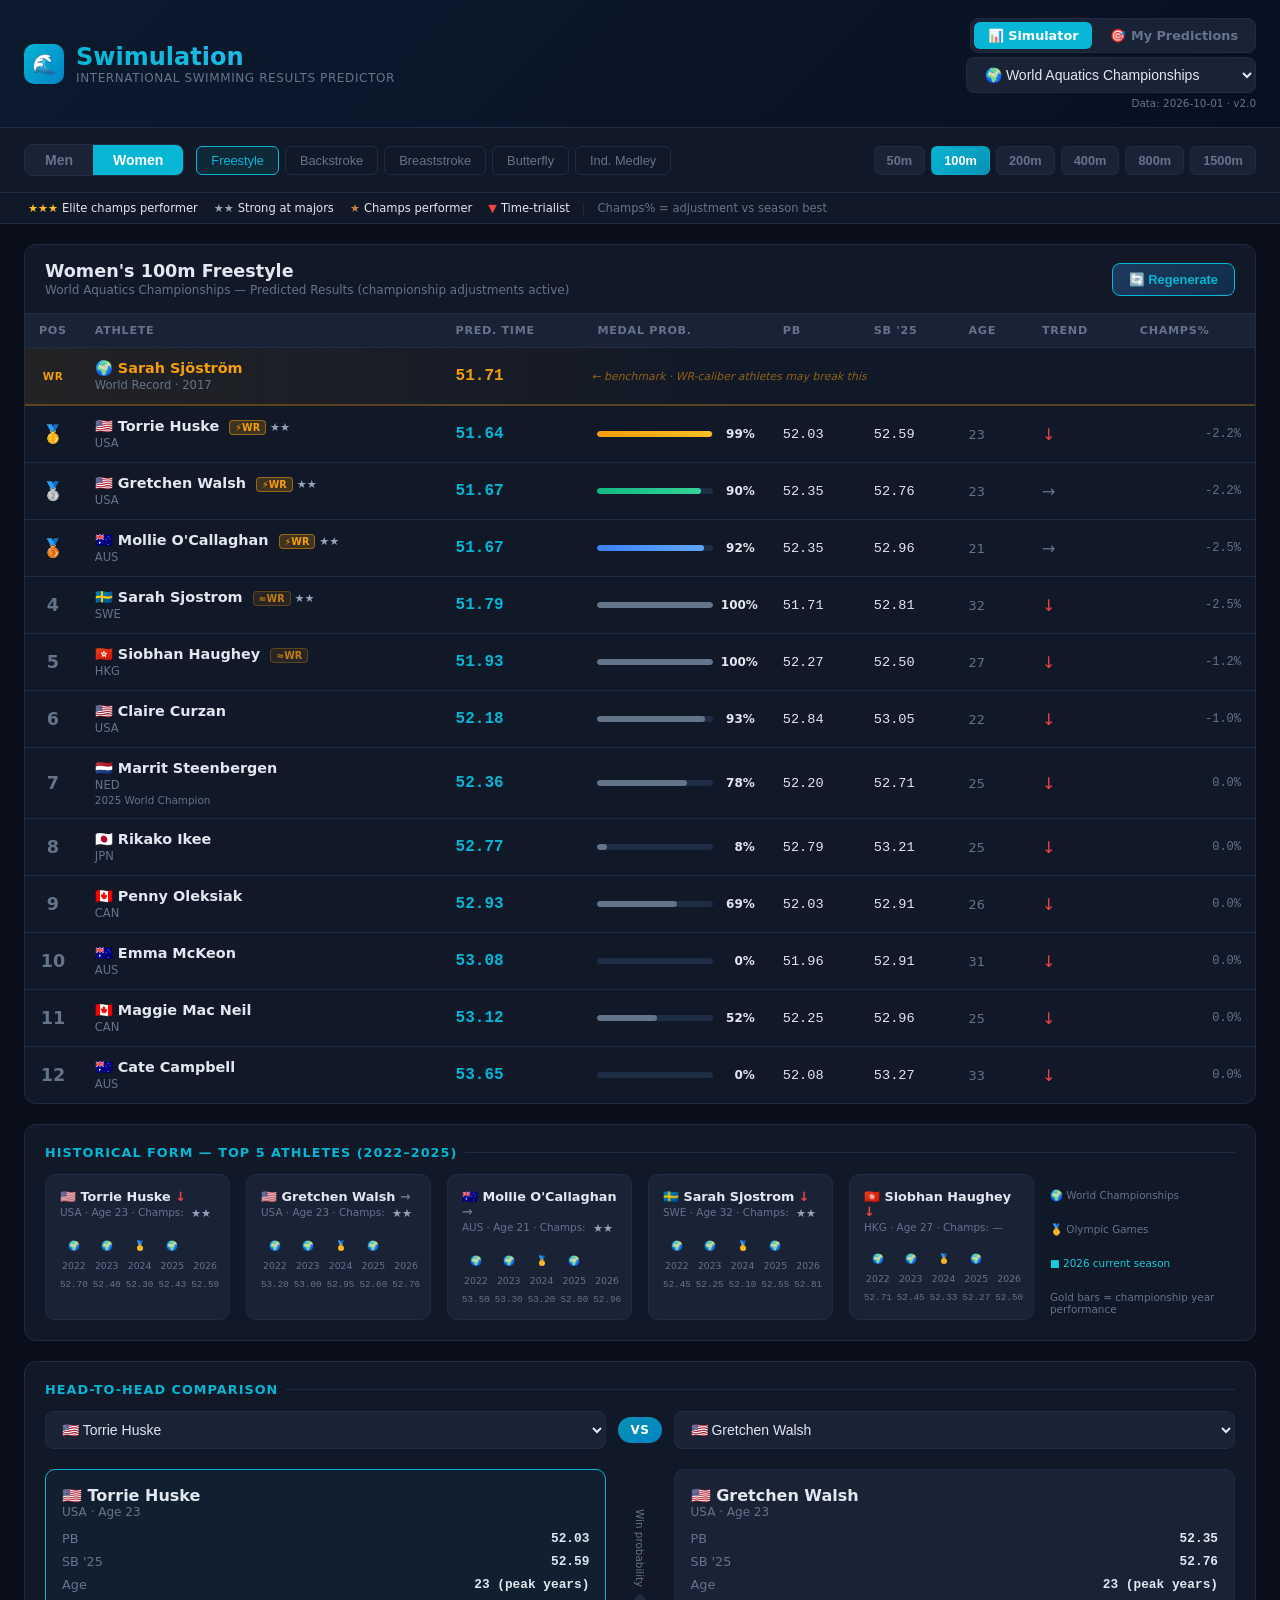
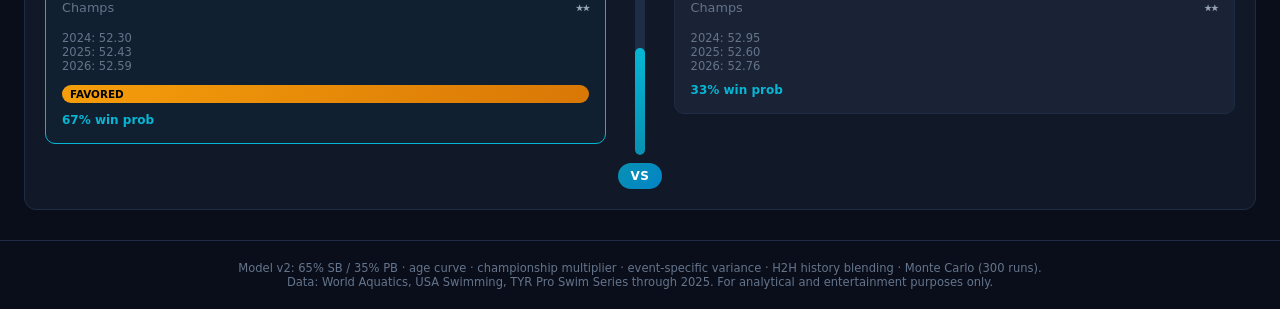
<file: index.html>
<!DOCTYPE html>
<html lang="en">
<head>
<meta charset="UTF-8">
<meta name="viewport" content="width=device-width, initial-scale=1.0">
<title>Swimulation — International Swimming Predictor</title>
<link rel="stylesheet" href="css/styles.css">
</head>
<body>

<div class="header">
  <div class="logo">
    <div class="logo-icon">🌊</div>
    <div class="logo-text">
      <h1>Swimulation</h1>
      <p>International Swimming Results Predictor</p>
    </div>
  </div>
  <div class="header-right">
    <nav class="page-nav">
      <a class="page-nav-link active" href="index.html">📊 Simulator</a>
      <a class="page-nav-link" href="predictions.html">🎯 My Predictions</a>
    </nav>
    <select class="comp-select" id="compSelect">
      <option value="World Aquatics Championships">🌍 World Aquatics Championships</option>
      <option value="Olympic Games">🥇 Olympic Games</option>
      <option value="Pan Pacific Championships">🏊 Pan Pacific Championships</option>
      <option value="European Aquatics Championships">🇪🇺 European Aquatics Championships</option>
      <option value="Commonwealth Games">🏴 Commonwealth Games</option>
      <option value="US Nationals">🇺🇸 US Nationals</option>
      <option value="TYR Pro Swim Series">🏅 TYR Pro Swim Series</option>
    </select>
    <div class="data-version" id="dataVersion">Loading data…</div>
  </div>
</div>

<div class="controls">
  <div class="gender-toggle">
    <button class="gender-btn" data-gender="M" onclick="setGender('M')">Men</button>
    <button class="gender-btn active" data-gender="W" onclick="setGender('W')">Women</button>
  </div>
  <div class="category-tabs" id="catTabs">
    <button class="cat-tab active" data-cat="Freestyle"    onclick="setCat('Freestyle')">Freestyle</button>
    <button class="cat-tab"        data-cat="Backstroke"   onclick="setCat('Backstroke')">Backstroke</button>
    <button class="cat-tab"        data-cat="Breaststroke" onclick="setCat('Breaststroke')">Breaststroke</button>
    <button class="cat-tab"        data-cat="Butterfly"    onclick="setCat('Butterfly')">Butterfly</button>
    <button class="cat-tab"        data-cat="IM"           onclick="setCat('IM')">Ind. Medley</button>
  </div>
  <div class="dist-btns" id="distBtns"></div>
</div>

<div class="model-legend">
  <span class="legend-item"><span class="champs-badge champs-elite">★★★</span> Elite champs performer</span>
  <span class="legend-item"><span class="champs-badge champs-good">★★</span> Strong at majors</span>
  <span class="legend-item"><span class="champs-badge champs-ok">★</span> Champs performer</span>
  <span class="legend-item"><span class="champs-badge champs-poor">▼</span> Time-trialist</span>
  <span class="legend-sep">|</span>
  <span class="legend-item" style="color:var(--text-muted);font-size:0.72rem">Champs% = adjustment vs season best</span>
</div>

<div class="main">
  <div class="leaderboard-card animate-in" id="leaderboardCard">
    <div class="leaderboard-header">
      <div>
        <div class="event-title" id="eventTitle">Men's 100m Freestyle</div>
        <div class="event-subtitle" id="eventSubtitle">World Aquatics Championships — Predicted Results</div>
      </div>
      <button class="regen-btn" onclick="regenerate()">🔄 Regenerate</button>
    </div>
    <div class="table-wrap">
      <table>
        <thead>
          <tr>
            <th>Pos</th>
            <th>Athlete</th>
            <th>Pred. Time</th>
            <th>Medal Prob.</th>
            <th>PB</th>
            <th>SB '25</th>
            <th>Age</th>
            <th>Trend</th>
            <th title="Championship multiplier vs season best">Champs%</th>
          </tr>
        </thead>
        <tbody id="leaderboardBody"></tbody>
      </table>
    </div>
  </div>

  <div class="form-card animate-in">
    <div class="section-title">Historical Form — Top 5 Athletes (2022–2025)</div>
    <div class="form-charts" id="formCharts"></div>
  </div>

  <div class="h2h-card animate-in">
    <div class="section-title">Head-to-Head Comparison</div>
    <div class="h2h-selectors">
      <select class="h2h-select" id="h2h1" onchange="renderH2H()"></select>
      <span class="vs-badge">VS</span>
      <select class="h2h-select" id="h2h2" onchange="renderH2H()"></select>
    </div>
    <div id="h2hPanel"></div>
  </div>
</div>

<div class="footer">
  Model v2: 65% SB / 35% PB · age curve · championship multiplier · event-specific variance · H2H history blending · Monte Carlo (300 runs).<br>
  Data: World Aquatics, USA Swimming, TYR Pro Swim Series through 2025. For analytical and entertainment purposes only.
</div>

<!-- ── Athlete Profile Modal ──────────────────────────────────────────── -->
<div class="modal-overlay" id="profileModal" onclick="closeProfile()">
  <div class="modal-box" onclick="event.stopPropagation()">
    <div class="modal-header">
      <div>
        <div class="modal-athlete-name" id="profileName"></div>
        <div class="modal-athlete-meta" id="profileMeta"></div>
      </div>
      <button class="modal-close" onclick="closeProfile()">✕</button>
    </div>
    <div class="modal-body" id="profileContent"></div>
  </div>
</div>

<script src="js/data/events.js"></script>
<script src="js/simulation.js"></script>
<script src="js/render.js"></script>
<script src="js/app.js"></script>
</body>
</html>
</file>
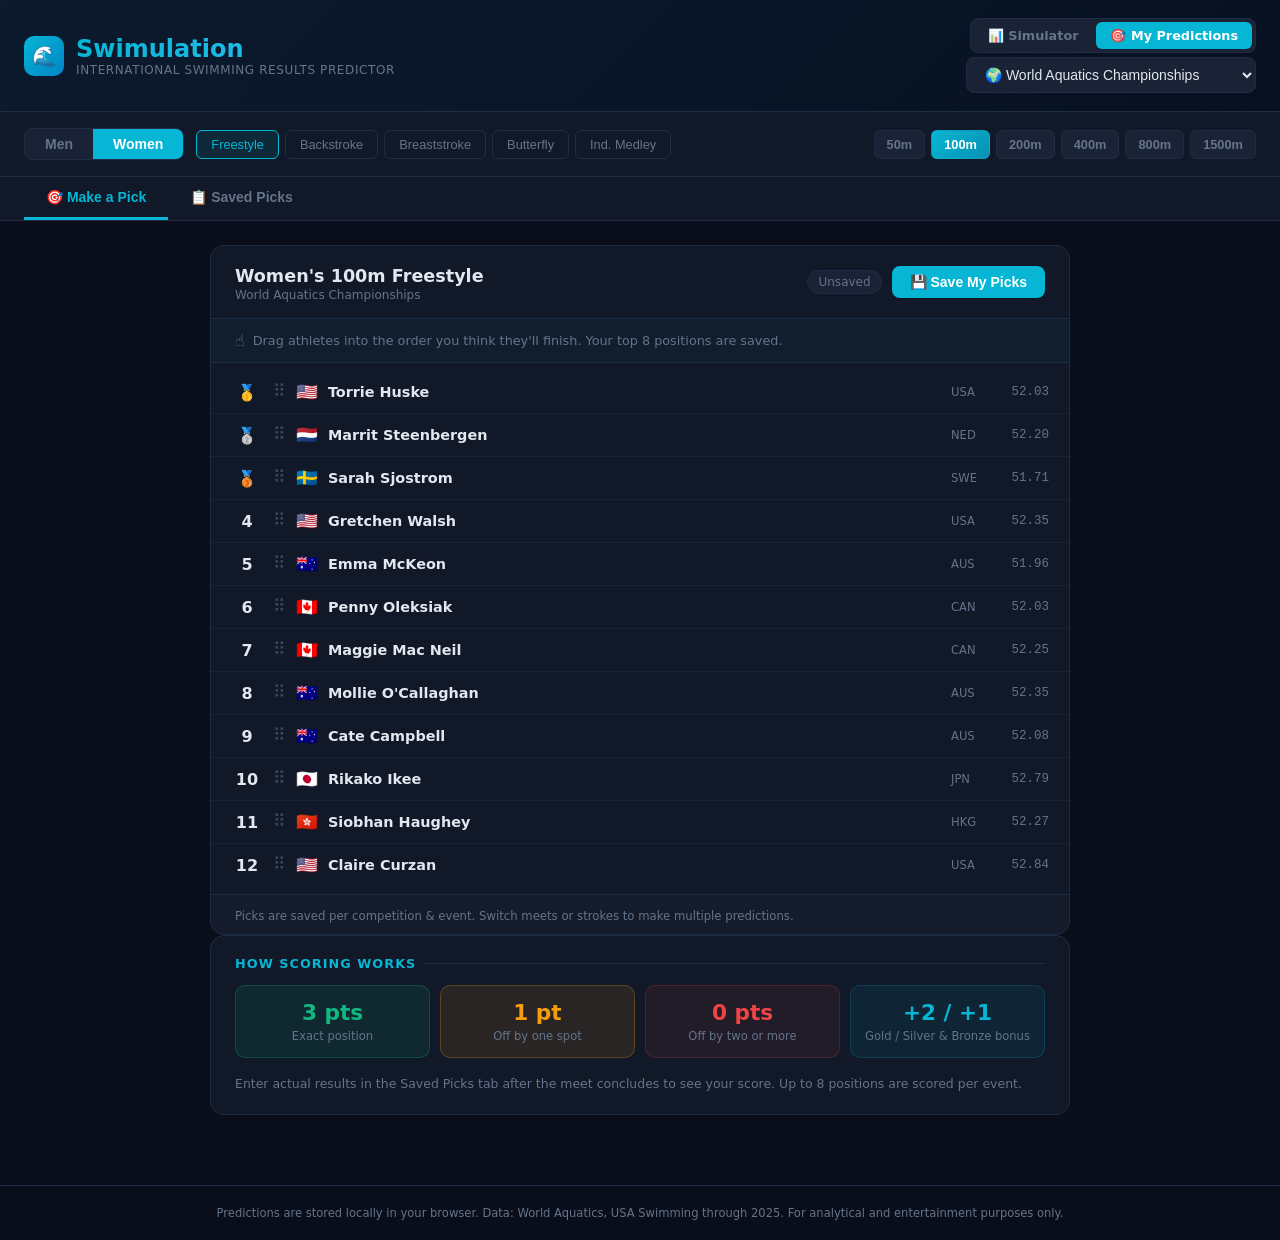
<file: predictions.html>
<!DOCTYPE html>
<html lang="en">
<head>
<meta charset="UTF-8">
<meta name="viewport" content="width=device-width, initial-scale=1.0">
<title>Swimulation — My Predictions</title>
<link rel="stylesheet" href="css/styles.css">
<link rel="stylesheet" href="css/predictions.css">
</head>
<body>

<div class="header">
  <div class="logo">
    <div class="logo-icon">🌊</div>
    <div class="logo-text">
      <h1>Swimulation</h1>
      <p>International Swimming Results Predictor</p>
    </div>
  </div>
  <div class="header-right">
    <nav class="page-nav">
      <a class="page-nav-link" href="index.html">📊 Simulator</a>
      <a class="page-nav-link active" href="predictions.html">🎯 My Predictions</a>
    </nav>
    <select class="comp-select" id="pCompSelect" onchange="pSetComp(this.value)">
      <option value="World Aquatics Championships">🌍 World Aquatics Championships</option>
      <option value="Olympic Games">🥇 Olympic Games</option>
      <option value="Pan Pacific Championships">🏊 Pan Pacific Championships</option>
      <option value="European Aquatics Championships">🇪🇺 European Aquatics Championships</option>
      <option value="Commonwealth Games">🏴 Commonwealth Games</option>
      <option value="US Nationals">🇺🇸 US Nationals</option>
      <option value="TYR Pro Swim Series">🏅 TYR Pro Swim Series</option>
    </select>
  </div>
</div>

<div class="controls">
  <div class="gender-toggle">
    <button class="gender-btn" data-gender="M" onclick="pSetGender('M')">Men</button>
    <button class="gender-btn active" data-gender="W" onclick="pSetGender('W')">Women</button>
  </div>
  <div class="category-tabs" id="pCatTabs">
    <button class="cat-tab active" data-cat="Freestyle"    onclick="pSetCat('Freestyle')">Freestyle</button>
    <button class="cat-tab"        data-cat="Backstroke"   onclick="pSetCat('Backstroke')">Backstroke</button>
    <button class="cat-tab"        data-cat="Breaststroke" onclick="pSetCat('Breaststroke')">Breaststroke</button>
    <button class="cat-tab"        data-cat="Butterfly"    onclick="pSetCat('Butterfly')">Butterfly</button>
    <button class="cat-tab"        data-cat="IM"           onclick="pSetCat('IM')">Ind. Medley</button>
  </div>
  <div class="dist-btns" id="pDistBtns"></div>
</div>

<!-- Mode Tabs -->
<div class="mode-tabs-bar">
  <button class="mode-tab active" data-mode="pick"  onclick="switchMode('pick')">🎯 Make a Pick</button>
  <button class="mode-tab"        data-mode="saved" onclick="switchMode('saved')">📋 Saved Picks</button>
</div>

<div class="pred-main">

  <!-- ── Pick Panel ────────────────────────────────────────────────────── -->
  <div id="pickPanel">
    <div class="pick-card animate-in">
      <div class="pick-card-header">
        <div>
          <div class="event-title" id="pickEventTitle">Women's 100m Freestyle</div>
          <div class="event-subtitle" id="pickEventComp">World Aquatics Championships</div>
        </div>
        <div class="pick-header-right">
          <span class="save-status" id="saveStatus">Unsaved</span>
          <button class="save-btn" id="saveBtn" onclick="savePick()">💾 Save My Picks</button>
        </div>
      </div>

      <div class="pick-instructions">
        <span class="instr-icon">☝️</span>
        Drag athletes into the order you think they'll finish. Your top 8 positions are saved.
      </div>

      <ul class="pick-list" id="pickList">
        <!-- populated by JS -->
      </ul>

      <div class="pick-card-footer">
        <span class="pick-footer-note">Picks are saved per competition &amp; event. Switch meets or strokes to make multiple predictions.</span>
      </div>
    </div>

    <div class="how-it-works animate-in">
      <div class="section-title">How Scoring Works</div>
      <div class="scoring-grid">
        <div class="scoring-item exact">
          <div class="scoring-pts">3 pts</div>
          <div class="scoring-label">Exact position</div>
        </div>
        <div class="scoring-item close">
          <div class="scoring-pts">1 pt</div>
          <div class="scoring-label">Off by one spot</div>
        </div>
        <div class="scoring-item miss">
          <div class="scoring-pts">0 pts</div>
          <div class="scoring-label">Off by two or more</div>
        </div>
        <div class="scoring-item bonus">
          <div class="scoring-pts">+2 / +1</div>
          <div class="scoring-label">Gold / Silver &amp; Bronze bonus</div>
        </div>
      </div>
      <p class="scoring-note">
        Enter actual results in the Saved Picks tab after the meet concludes
        to see your score. Up to 8 positions are scored per event.
      </p>
    </div>
  </div>

  <!-- ── Saved Panel ───────────────────────────────────────────────────── -->
  <div id="savedPanel" style="display:none">
    <div class="saved-header animate-in">
      <div class="event-title">Your Saved Predictions</div>
      <p style="color:var(--text-muted);font-size:0.85rem;margin-top:4px">
        Enter actual results after a meet to score each prediction.
      </p>
    </div>
    <div id="savedList">
      <!-- populated by JS -->
    </div>
  </div>

</div><!-- /pred-main -->

<div class="footer">
  Predictions are stored locally in your browser. Data: World Aquatics, USA Swimming through 2025.
  For analytical and entertainment purposes only.
</div>

<script src="js/data/events.js"></script>
<script src="js/predictions.js"></script>
</body>
</html>
</file>
<file: css/styles.css>
/* ─── Design Tokens ─────────────────────────────────────────────────────────── */
:root {
  --bg:         #0a0e1a;
  --surface:    #111827;
  --surface2:   #1a2235;
  --border:     #1e2d45;
  --gold:       #f59e0b;
  --silver:     #94a3b8;
  --bronze:     #cd7c40;
  --teal:       #06b6d4;
  --teal-dark:  #0891b2;
  --text:       #e2e8f0;
  --text-muted: #64748b;
  --green:      #10b981;
  --red:        #ef4444;
  --amber:      #f59e0b;
  --blue:       #3b82f6;
}

/* ─── Reset ─────────────────────────────────────────────────────────────────── */
* { box-sizing: border-box; margin: 0; padding: 0; }
body {
  background: var(--bg);
  color: var(--text);
  font-family: 'Segoe UI', system-ui, sans-serif;
  min-height: 100vh;
}

/* ─── Header ─────────────────────────────────────────────────────────────────── */
.header {
  background: linear-gradient(135deg, #0c1a2e 0%, #0a1628 50%, #061020 100%);
  border-bottom: 1px solid var(--border);
  padding: 18px 24px;
  display: flex;
  align-items: center;
  justify-content: space-between;
  flex-wrap: wrap;
  gap: 12px;
}
.logo { display: flex; align-items: center; gap: 12px; }
.logo-icon {
  width: 40px; height: 40px;
  background: linear-gradient(135deg, var(--teal), #0284c7);
  border-radius: 10px;
  display: flex; align-items: center; justify-content: center;
  font-size: 20px;
}
.logo-text h1 {
  font-size: 1.5rem; font-weight: 700;
  background: linear-gradient(90deg, var(--teal), #38bdf8);
  -webkit-background-clip: text; -webkit-text-fill-color: transparent; background-clip: text;
}
.logo-text p { font-size: 0.75rem; color: var(--text-muted); letter-spacing: 0.05em; text-transform: uppercase; }
.comp-select {
  background: var(--surface2); border: 1px solid var(--border);
  color: var(--text); padding: 8px 14px; border-radius: 8px;
  font-size: 0.875rem; cursor: pointer; outline: none;
}
.comp-select:focus { border-color: var(--teal); }

/* ─── Page Nav (Simulator ↔ Predictions) ──────────────────────────────────── */
.page-nav {
  display: flex; gap: 4px; align-items: center;
  background: var(--surface2); border: 1px solid var(--border);
  border-radius: 8px; padding: 3px;
}
.page-nav-link {
  padding: 6px 14px; border-radius: 6px;
  font-size: 0.8rem; font-weight: 600;
  text-decoration: none; color: var(--text-muted); transition: all 0.2s; white-space: nowrap;
}
.page-nav-link:hover { color: var(--text); background: rgba(255,255,255,0.05); }
.page-nav-link.active { background: var(--teal); color: #fff; }

/* ─── Controls ───────────────────────────────────────────────────────────────── */
.controls {
  padding: 16px 24px;
  background: var(--surface);
  border-bottom: 1px solid var(--border);
  display: flex; flex-wrap: wrap; gap: 12px; align-items: center;
}
.gender-toggle {
  display: flex; background: var(--surface2);
  border-radius: 8px; overflow: hidden; border: 1px solid var(--border);
}
.gender-btn {
  padding: 7px 20px; font-size: 0.875rem; font-weight: 600;
  cursor: pointer; border: none; background: transparent; color: var(--text-muted); transition: all 0.2s;
}
.gender-btn.active { background: var(--teal); color: #fff; }
.category-tabs { display: flex; flex-wrap: wrap; gap: 6px; }
.cat-tab {
  padding: 6px 14px; border-radius: 6px; border: 1px solid var(--border);
  background: transparent; color: var(--text-muted); font-size: 0.8rem;
  cursor: pointer; transition: all 0.2s; font-weight: 500;
}
.cat-tab.active { border-color: var(--teal); color: var(--teal); background: rgba(6,182,212,0.1); }
.dist-btns { display: flex; flex-wrap: wrap; gap: 6px; margin-left: auto; }
.dist-btn {
  padding: 6px 12px; border-radius: 6px; border: 1px solid var(--border);
  background: var(--surface2); color: var(--text-muted); font-size: 0.8rem;
  cursor: pointer; transition: all 0.2s; font-weight: 600;
}
.dist-btn.active {
  background: linear-gradient(135deg, var(--teal), var(--teal-dark));
  border-color: transparent; color: #fff;
}

/* ─── Main Layout ────────────────────────────────────────────────────────────── */
.main { padding: 20px 24px; display: grid; gap: 20px; max-width: 1400px; margin: 0 auto; }

/* ─── Section Titles ─────────────────────────────────────────────────────────── */
.section-title {
  font-size: 0.8rem; font-weight: 700; letter-spacing: 0.08em;
  text-transform: uppercase; color: var(--teal); margin-bottom: 14px;
  display: flex; align-items: center; gap: 8px;
}
.section-title::after { content: ''; flex: 1; height: 1px; background: var(--border); }

/* ─── Leaderboard ────────────────────────────────────────────────────────────── */
.leaderboard-card {
  background: var(--surface); border: 1px solid var(--border); border-radius: 12px; overflow: hidden;
}
.leaderboard-header {
  padding: 16px 20px; display: flex; align-items: center; justify-content: space-between;
  border-bottom: 1px solid var(--border);
}
.event-title { font-size: 1.1rem; font-weight: 700; }
.event-subtitle { font-size: 0.75rem; color: var(--text-muted); margin-top: 2px; }
.regen-btn {
  background: linear-gradient(135deg, #1e3a5f, #0f2d4a);
  border: 1px solid var(--teal); color: var(--teal);
  padding: 8px 16px; border-radius: 8px; cursor: pointer;
  font-size: 0.8rem; font-weight: 600; transition: all 0.2s;
  display: flex; align-items: center; gap: 6px;
}
.regen-btn:hover { background: rgba(6,182,212,0.15); }
.table-wrap { overflow-x: auto; }
table { width: 100%; border-collapse: collapse; font-size: 0.875rem; }
thead th {
  background: var(--surface2); padding: 10px 14px; text-align: left;
  font-size: 0.7rem; font-weight: 700; text-transform: uppercase;
  letter-spacing: 0.06em; color: var(--text-muted); border-bottom: 1px solid var(--border);
  white-space: nowrap;
}
tbody tr { border-bottom: 1px solid var(--border); transition: background 0.15s; }
tbody tr:last-child { border-bottom: none; }
tbody tr:hover { background: rgba(255,255,255,0.03); }
tbody td { padding: 12px 14px; vertical-align: middle; white-space: nowrap; }
.pos-cell { font-weight: 800; font-size: 1.1rem; text-align: center; width: 48px; }
.pos-1 { color: var(--gold); }
.pos-2 { color: var(--silver); }
.pos-3 { color: var(--bronze); }
.pos-other { color: var(--text-muted); }
.athlete-name { font-weight: 600; font-size: 0.9rem; }
.athlete-country { font-size: 0.72rem; color: var(--text-muted); margin-top: 1px; }
.pred-time { font-weight: 700; font-family: 'Courier New', monospace; font-size: 1rem; color: var(--teal); }
.prob-cell { min-width: 140px; }
.prob-bar-wrap { display: flex; align-items: center; gap: 8px; }
.prob-bar-bg { flex: 1; height: 6px; background: var(--border); border-radius: 3px; overflow: hidden; }
.prob-bar-fill { height: 100%; border-radius: 3px; transition: width 0.5s ease; }
.prob-bar-gold   { background: linear-gradient(90deg, var(--gold),  #fbbf24); }
.prob-bar-green  { background: linear-gradient(90deg, var(--green), #34d399); }
.prob-bar-blue   { background: linear-gradient(90deg, var(--blue),  #60a5fa); }
.prob-bar-grey   { background: var(--text-muted); }
.prob-pct { font-size: 0.75rem; font-weight: 700; width: 34px; text-align: right; }
.trend-up   { color: var(--green); font-size: 1rem; }
.trend-down { color: var(--red);   font-size: 1rem; }
.trend-flat { color: var(--text-muted); font-size: 1rem; }
.time-mono  { font-family: 'Courier New', monospace; font-size: 0.85rem; }
.age-cell   { color: var(--text-muted); font-size: 0.8rem; }
.wr-badge {
  display: inline-block; background: linear-gradient(135deg, var(--gold), #d97706);
  color: #000; font-size: 0.6rem; font-weight: 800; padding: 2px 5px;
  border-radius: 4px; margin-left: 4px; vertical-align: middle;
}

/* ─── Historical Form ────────────────────────────────────────────────────────── */
.form-card { background: var(--surface); border: 1px solid var(--border); border-radius: 12px; padding: 20px; }
.form-charts { display: grid; grid-template-columns: repeat(auto-fill, minmax(175px, 1fr)); gap: 16px; margin-top: 4px; }
.form-athlete { background: var(--surface2); border-radius: 10px; padding: 14px; border: 1px solid var(--border); }
.form-athlete-name { font-size: 0.8rem; font-weight: 700; margin-bottom: 2px; }
.form-athlete-country { font-size: 0.65rem; color: var(--text-muted); margin-bottom: 10px; }
.form-bars { display: flex; align-items: flex-end; gap: 5px; height: 60px; }
.form-year-col { display: flex; flex-direction: column; align-items: center; gap: 4px; flex: 1; }
.form-bar { width: 100%; border-radius: 3px 3px 0 0; transition: height 0.4s ease; }
.form-year-label { font-size: 0.58rem; color: var(--text-muted); }
.form-time-label { font-size: 0.58rem; font-family: monospace; color: var(--text-muted); margin-top: 4px; }

/* ─── Head to Head ───────────────────────────────────────────────────────────── */
.h2h-card { background: var(--surface); border: 1px solid var(--border); border-radius: 12px; padding: 20px; }
.h2h-selectors { display: flex; align-items: center; gap: 12px; margin-bottom: 20px; flex-wrap: wrap; }
.h2h-select {
  flex: 1; min-width: 160px; background: var(--surface2); border: 1px solid var(--border);
  color: var(--text); padding: 9px 12px; border-radius: 8px; font-size: 0.875rem; outline: none; cursor: pointer;
}
.h2h-select:focus { border-color: var(--teal); }
.vs-badge {
  background: linear-gradient(135deg, var(--teal-dark), #0284c7);
  color: white; padding: 6px 12px; border-radius: 20px;
  font-size: 0.75rem; font-weight: 800; letter-spacing: 0.05em;
}
.h2h-comparison { display: grid; grid-template-columns: 1fr auto 1fr; gap: 12px; align-items: start; }
.h2h-athlete { background: var(--surface2); border-radius: 10px; padding: 16px; border: 1px solid var(--border); }
.h2h-athlete.winner { border-color: var(--teal); background: rgba(6,182,212,0.05); }
.h2h-name { font-size: 1rem; font-weight: 700; }
.h2h-country { font-size: 0.75rem; color: var(--text-muted); margin-bottom: 12px; }
.h2h-stats { display: flex; flex-direction: column; gap: 8px; }
.h2h-stat { display: flex; justify-content: space-between; align-items: center; font-size: 0.8rem; }
.h2h-stat-label { color: var(--text-muted); }
.h2h-stat-val { font-weight: 700; font-family: monospace; }
.h2h-stat-val.win { color: var(--green); }
.h2h-mid { display: flex; flex-direction: column; align-items: center; gap: 8px; padding-top: 40px; }
.h2h-prob-bar { width: 10px; height: 160px; background: var(--border); border-radius: 5px; overflow: hidden; position: relative; }
.h2h-prob-fill { position: absolute; bottom: 0; width: 100%; border-radius: 5px; background: linear-gradient(180deg, var(--teal), var(--teal-dark)); transition: height 0.5s ease; }
.h2h-label { font-size: 0.65rem; color: var(--text-muted); writing-mode: vertical-rl; text-orientation: mixed; }
.favored-badge {
  background: linear-gradient(135deg, var(--gold), #d97706);
  color: #000; font-size: 0.65rem; font-weight: 800; padding: 3px 8px; border-radius: 10px; text-transform: uppercase;
}
.no-data { color: var(--text-muted); font-size: 0.85rem; text-align: center; padding: 20px; }

/* ─── Footer ─────────────────────────────────────────────────────────────────── */
.footer {
  text-align: center; padding: 20px; color: var(--text-muted);
  font-size: 0.72rem; border-top: 1px solid var(--border); margin-top: 10px;
}

/* ─── Responsive ─────────────────────────────────────────────────────────────── */
@media (max-width: 700px) {
  .header { flex-direction: column; align-items: flex-start; }
  .controls { flex-direction: column; align-items: flex-start; }
  .dist-btns { margin-left: 0; }
  .h2h-comparison { grid-template-columns: 1fr; }
  .h2h-mid { flex-direction: row; padding-top: 0; }
  .h2h-prob-bar { width: 160px; height: 10px; }
  .h2h-prob-fill { top: 0; bottom: auto; height: 100%; width: 50%; right: 0; left: auto; }
  .main { padding: 14px; }
}

/* ─── Animations ─────────────────────────────────────────────────────────────── */
.animate-in { animation: fadeSlide 0.35s ease forwards; }
@keyframes fadeSlide {
  from { opacity: 0; transform: translateY(8px); }
  to   { opacity: 1; transform: translateY(0); }
}

/* ─── v2.0 New Styles ────────────────────────────────────────────────────────── */

/* Header right */
.header-right { display: flex; flex-direction: column; align-items: flex-end; gap: 4px; }
.data-version { font-size: 0.65rem; color: var(--text-muted); }

/* Championship performer badges */
.champs-badge { font-size: 0.7rem; margin-left: 4px; vertical-align: middle; }
.champs-elite  { color: #fbbf24; }
.champs-good   { color: #94a3b8; }
.champs-ok     { color: #cd7c40; }
.champs-poor   { color: var(--red); }

/* H2H historical record */
.h2h-hist-record {
  margin-top: 8px; font-size: 0.72rem; color: var(--teal);
  font-weight: 600; padding: 4px 8px; background: rgba(6,182,212,0.08);
  border-radius: 6px; border: 1px solid rgba(6,182,212,0.2);
}

/* Retired/inactive row */
.retired-row td { padding: 8px 14px; }
.retired-note {
  font-size: 0.72rem; color: var(--text-muted);
  background: rgba(239,68,68,0.05); border-top: 1px dashed var(--border);
  font-style: italic;
}
.status-badge {
  display: inline-block; font-size: 0.6rem; font-weight: 700;
  padding: 1px 5px; border-radius: 4px; margin-left: 4px; vertical-align: middle;
}
.status-badge.retired { background: rgba(239,68,68,0.15); color: var(--red); border: 1px solid rgba(239,68,68,0.3); }

/* Champs multiplier column */
.champs-mult-cell { font-size: 0.75rem; font-family: monospace; color: var(--text-muted); text-align: right; }

/* Model legend */
.model-legend {
  display: flex; flex-wrap: wrap; gap: 12px; align-items: center;
  padding: 8px 24px; background: var(--surface); border-bottom: 1px solid var(--border);
  font-size: 0.72rem;
}
.legend-item { display: flex; align-items: center; gap: 4px; }
.legend-sep { color: var(--border); }

/* Age info in H2H */
.h2h-age-note { font-size: 0.68rem; color: var(--text-muted); font-style: italic; }

/* World Record reference row */
.wr-ref-row {
  background: linear-gradient(90deg, rgba(245,158,11,0.08) 0%, transparent 60%);
  border-bottom: 2px solid rgba(245,158,11,0.3);
}
.wr-ref-pos {
  color: var(--gold) !important;
  font-size: 0.65rem !important;
  font-weight: 800;
  letter-spacing: 0.04em;
}
.wr-ref-name { color: var(--gold) !important; }
.wr-ref-time {
  color: var(--gold) !important;
  font-weight: 700;
}
.wr-ref-note {
  font-size: 0.68rem;
  color: rgba(245,158,11,0.55);
  font-style: italic;
  padding-left: 8px !important;
}

/* ─── Athlete Profile Modal ──────────────────────────────────────────────────── */
.modal-overlay {
  position: fixed; inset: 0; z-index: 1000;
  background: rgba(0,0,0,0.75); backdrop-filter: blur(4px);
  display: flex; align-items: center; justify-content: center;
  padding: 20px; opacity: 0; pointer-events: none; transition: opacity 0.2s;
}
.modal-overlay.open { opacity: 1; pointer-events: all; }
.modal-box {
  background: var(--surface); border: 1px solid var(--border);
  border-radius: 14px; width: 100%; max-width: 760px;
  max-height: 88vh; overflow-y: auto;
  box-shadow: 0 24px 60px rgba(0,0,0,0.6);
  animation: modalIn 0.22s ease;
}
@keyframes modalIn {
  from { transform: translateY(14px) scale(0.97); opacity: 0; }
  to   { transform: translateY(0) scale(1); opacity: 1; }
}
.modal-header {
  display: flex; align-items: flex-start; justify-content: space-between;
  padding: 20px 22px 16px; border-bottom: 1px solid var(--border);
  position: sticky; top: 0; z-index: 1;
  background: var(--surface);
}
.modal-athlete-name { font-size: 1.4rem; font-weight: 800; }
.modal-athlete-meta { font-size: 0.8rem; color: var(--text-muted); margin-top: 3px; }
.modal-close {
  background: var(--surface2); border: 1px solid var(--border);
  color: var(--text-muted); width: 32px; height: 32px; border-radius: 8px;
  cursor: pointer; font-size: 1rem; display: flex; align-items: center; justify-content: center;
  flex-shrink: 0; transition: all 0.15s;
}
.modal-close:hover { color: var(--text); border-color: var(--text-muted); }
.modal-body { padding: 20px 22px; }
.profile-stats { display: flex; flex-wrap: wrap; gap: 10px; margin-bottom: 22px; }
.profile-stat-chip {
  background: var(--surface2); border: 1px solid var(--border);
  border-radius: 8px; padding: 8px 14px; font-size: 0.8rem;
}
.profile-stat-chip .chip-label {
  color: var(--text-muted); font-size: 0.68rem; text-transform: uppercase;
  letter-spacing: 0.04em; margin-bottom: 2px;
}
.profile-stat-chip .chip-val { font-weight: 700; font-family: monospace; }
.profile-events-title {
  font-size: 0.72rem; font-weight: 700; letter-spacing: 0.08em;
  text-transform: uppercase; color: var(--teal); margin-bottom: 12px;
  display: flex; align-items: center; gap: 8px;
}
.profile-events-title::after { content: ''; flex: 1; height: 1px; background: var(--border); }
.profile-event-row {
  display: flex; align-items: center; gap: 12px; padding: 10px 12px;
  background: var(--surface2); border: 1px solid var(--border);
  border-radius: 9px; margin-bottom: 8px; cursor: pointer; transition: border-color 0.15s;
}
.profile-event-row:hover { border-color: var(--teal); }
.profile-event-name { font-size: 0.82rem; font-weight: 700; min-width: 140px; }
.profile-event-times { display: flex; gap: 18px; font-family: monospace; font-size: 0.8rem; }
.profile-time-label { color: var(--text-muted); font-family: sans-serif; font-size: 0.68rem; }
.profile-mini-bars { display: flex; align-items: flex-end; gap: 3px; height: 40px; margin-left: auto; }
.profile-mini-bar-col { display: flex; flex-direction: column; align-items: center; gap: 2px; }
.profile-mini-bar { width: 13px; border-radius: 2px 2px 0 0; }
.profile-mini-year { font-size: 0.5rem; color: var(--text-muted); }
.athlete-name-link { cursor: pointer; transition: color 0.15s; display: inline; }
.athlete-name-link:hover { color: var(--teal); text-decoration: underline; text-underline-offset: 2px; }

/* ─── Form chart: championship year markers ─────────────────────────────────── */
.form-year-col { position: relative; }
.champs-star {
  position: absolute; top: -15px; left: 50%; transform: translateX(-50%);
  font-size: 0.6rem; line-height: 1; pointer-events: none;
}
.form-champs-legend {
  font-size: 0.65rem; color: var(--text-muted); margin-top: 10px;
  display: flex; gap: 12px; flex-wrap: wrap;
}
.form-champs-legend span { display: flex; align-items: center; gap: 3px; }

/* WR badge variants */
.wr-badge {
  display: inline-block; font-size: 0.6rem; font-weight: 800;
  padding: 1px 5px; border-radius: 4px; margin-left: 5px; vertical-align: middle;
}
.wr-threat {
  background: rgba(245,158,11,0.2); color: var(--gold);
  border: 1px solid rgba(245,158,11,0.5);
  animation: pulse-wr 2s infinite;
}
.wr-pace {
  background: rgba(245,158,11,0.1); color: rgba(245,158,11,0.75);
  border: 1px solid rgba(245,158,11,0.25);
}
@keyframes pulse-wr {
  0%, 100% { opacity: 1; }
  50% { opacity: 0.6; }
}
</file>
<file: css/predictions.css>
/* ─── Predictions Page ────────────────────────────────────────────────────── */

/* ── Mode tabs (Make a Pick / Saved Picks) ───────────────────────────────── */
.mode-tabs-bar {
  display: flex;
  gap: 0;
  padding: 0 24px;
  background: var(--surface);
  border-bottom: 1px solid var(--border);
}
.mode-tab {
  padding: 12px 22px;
  font-size: 0.875rem;
  font-weight: 600;
  cursor: pointer;
  border: none;
  background: transparent;
  color: var(--text-muted);
  border-bottom: 3px solid transparent;
  transition: all 0.2s;
}
.mode-tab:hover { color: var(--text); }
.mode-tab.active { color: var(--teal); border-bottom-color: var(--teal); }

/* ── Main layout ──────────────────────────────────────────────────────────── */
.pred-main {
  max-width: 900px;
  margin: 0 auto;
  padding: 24px 20px 60px;
  display: flex;
  flex-direction: column;
  gap: 20px;
}

/* ── Pick card ────────────────────────────────────────────────────────────── */
.pick-card {
  background: var(--surface);
  border: 1px solid var(--border);
  border-radius: 14px;
  overflow: hidden;
}
.pick-card-header {
  display: flex;
  justify-content: space-between;
  align-items: flex-start;
  flex-wrap: wrap;
  gap: 12px;
  padding: 20px 24px 16px;
  border-bottom: 1px solid var(--border);
}
.pick-header-right {
  display: flex;
  align-items: center;
  gap: 10px;
  flex-wrap: wrap;
}
.save-status {
  font-size: 0.75rem;
  color: var(--text-muted);
  padding: 4px 10px;
  border-radius: 20px;
  background: var(--surface2);
  border: 1px solid var(--border);
}
.save-status.saved {
  color: var(--green);
  border-color: rgba(16, 185, 129, 0.3);
}
.save-btn {
  padding: 8px 18px;
  background: var(--teal);
  color: #fff;
  border: none;
  border-radius: 8px;
  font-size: 0.875rem;
  font-weight: 600;
  cursor: pointer;
  transition: all 0.2s;
}
.save-btn:hover { background: var(--teal-dark); }

.pick-instructions {
  padding: 12px 24px;
  font-size: 0.8rem;
  color: var(--text-muted);
  background: rgba(6,182,212,0.04);
  border-bottom: 1px solid var(--border);
  display: flex;
  align-items: center;
  gap: 8px;
}
.instr-icon { font-size: 1rem; }

/* ── Drag list ────────────────────────────────────────────────────────────── */
.pick-list {
  list-style: none;
  padding: 8px 0;
}
.pick-item {
  display: flex;
  align-items: center;
  gap: 10px;
  padding: 11px 20px;
  cursor: grab;
  border-bottom: 1px solid rgba(30,45,69,0.5);
  transition: background 0.15s;
  user-select: none;
  -webkit-user-select: none;
}
.pick-item:last-child { border-bottom: none; }
.pick-item:hover { background: rgba(6,182,212,0.06); }
.pick-item.dragging { opacity: 0.4; background: rgba(6,182,212,0.1); }
.pick-item.drag-over { background: rgba(6,182,212,0.18); border-top: 2px solid var(--teal); }

.pick-pos {
  min-width: 32px;
  text-align: center;
  font-size: 1rem;
  font-weight: 700;
}
.pick-handle {
  color: var(--text-muted);
  font-size: 1.1rem;
  line-height: 1;
  cursor: grab;
  opacity: 0.5;
}
.pick-flag { font-size: 1.1rem; }
.pick-name {
  flex: 1;
  font-size: 0.9rem;
  font-weight: 600;
  color: var(--text);
}
.pick-country {
  font-size: 0.72rem;
  color: var(--text-muted);
  min-width: 34px;
}
.pick-pb {
  font-size: 0.78rem;
  color: var(--text-muted);
  font-family: monospace;
  min-width: 54px;
  text-align: right;
}

.pick-card-footer {
  padding: 10px 24px;
  border-top: 1px solid var(--border);
  background: rgba(255,255,255,0.01);
}
.pick-footer-note {
  font-size: 0.73rem;
  color: var(--text-muted);
}

/* ── How scoring works card ──────────────────────────────────────────────── */
.how-it-works {
  background: var(--surface);
  border: 1px solid var(--border);
  border-radius: 14px;
  padding: 20px 24px;
}
.scoring-grid {
  display: grid;
  grid-template-columns: repeat(4, 1fr);
  gap: 10px;
  margin: 14px 0 16px;
}
.scoring-item {
  padding: 14px 10px;
  border-radius: 10px;
  text-align: center;
  border: 1px solid transparent;
}
.scoring-item.exact  { background: rgba(16,185,129,0.1);  border-color: rgba(16,185,129,0.25); }
.scoring-item.close  { background: rgba(245,158,11,0.1);  border-color: rgba(245,158,11,0.25); }
.scoring-item.miss   { background: rgba(239,68,68,0.08);  border-color: rgba(239,68,68,0.2); }
.scoring-item.bonus  { background: rgba(6,182,212,0.08);  border-color: rgba(6,182,212,0.2); }
.scoring-pts   { font-size: 1.35rem; font-weight: 800; margin-bottom: 4px; }
.exact .scoring-pts  { color: var(--green); }
.close .scoring-pts  { color: var(--gold); }
.miss  .scoring-pts  { color: var(--red); }
.bonus .scoring-pts  { color: var(--teal); }
.scoring-label { font-size: 0.72rem; color: var(--text-muted); }
.scoring-note  { font-size: 0.78rem; color: var(--text-muted); line-height: 1.6; }

/* ── Saved picks ─────────────────────────────────────────────────────────── */
.saved-header { padding-bottom: 4px; }

.saved-card {
  background: var(--surface);
  border: 1px solid var(--border);
  border-radius: 14px;
  margin-bottom: 16px;
  overflow: hidden;
}
.saved-card-header {
  display: flex;
  justify-content: space-between;
  align-items: center;
  flex-wrap: wrap;
  gap: 10px;
  padding: 16px 20px;
  border-bottom: 1px solid var(--border);
}
.saved-event-name {
  font-size: 1rem;
  font-weight: 700;
  color: var(--text);
}
.saved-meta {
  font-size: 0.75rem;
  color: var(--text-muted);
  margin-top: 2px;
}
.score-chip {
  background: rgba(16,185,129,0.15);
  color: var(--green);
  border: 1px solid rgba(16,185,129,0.3);
  border-radius: 20px;
  padding: 4px 12px;
  font-size: 0.85rem;
  font-weight: 700;
}
.delete-btn {
  background: transparent;
  border: 1px solid var(--border);
  color: var(--text-muted);
  border-radius: 6px;
  padding: 4px 8px;
  cursor: pointer;
  font-size: 0.85rem;
  transition: all 0.2s;
}
.delete-btn:hover { border-color: var(--red); color: var(--red); }

.saved-body {
  display: grid;
  grid-template-columns: 1fr 1fr;
  gap: 0;
}
.saved-prediction-col,
.saved-results-col {
  padding: 16px 20px;
}
.saved-results-col {
  border-left: 1px solid var(--border);
}
.col-label {
  font-size: 0.72rem;
  font-weight: 700;
  text-transform: uppercase;
  letter-spacing: 0.07em;
  color: var(--text-muted);
  margin-bottom: 10px;
}
.saved-row {
  font-size: 0.85rem;
  padding: 5px 0;
  display: flex;
  align-items: center;
  gap: 6px;
  color: var(--text);
}
.result-row { color: var(--teal); }

.match-badge {
  font-size: 0.68rem;
  padding: 2px 6px;
  border-radius: 10px;
  font-weight: 700;
  margin-left: auto;
}
.match-badge.exact { background: rgba(16,185,129,0.15); color: var(--green); }
.match-badge.close { background: rgba(245,158,11,0.15); color: var(--gold); }
.match-badge.miss  { background: rgba(239,68,68,0.12);  color: var(--red); }

/* Results entry selects */
.results-entry { display: flex; flex-direction: column; gap: 6px; }
.result-entry-row { display: flex; align-items: center; gap: 8px; }
.result-pos {
  min-width: 22px;
  font-size: 0.8rem;
  color: var(--text-muted);
  font-weight: 700;
}
.result-select {
  flex: 1;
  background: var(--surface2);
  border: 1px solid var(--border);
  color: var(--text);
  padding: 5px 8px;
  border-radius: 6px;
  font-size: 0.8rem;
  cursor: pointer;
  outline: none;
}
.result-select:focus { border-color: var(--teal); }
.save-results-btn {
  margin-top: 6px;
  padding: 8px 14px;
  background: var(--teal);
  color: #fff;
  border: none;
  border-radius: 8px;
  font-size: 0.8rem;
  font-weight: 600;
  cursor: pointer;
  transition: background 0.2s;
}
.save-results-btn:hover { background: var(--teal-dark); }

.results-entered { display: flex; flex-direction: column; gap: 4px; }
.results-label {
  font-size: 0.72rem;
  color: var(--text-muted);
  margin-bottom: 4px;
}
.clear-results-btn {
  margin-top: 8px;
  background: transparent;
  border: 1px solid var(--border);
  color: var(--text-muted);
  border-radius: 6px;
  padding: 5px 10px;
  font-size: 0.75rem;
  cursor: pointer;
  transition: all 0.2s;
  align-self: flex-start;
}
.clear-results-btn:hover { border-color: var(--red); color: var(--red); }

/* Score card */
.score-card {
  border-top: 1px solid var(--border);
  padding: 16px 20px;
  background: rgba(255,255,255,0.01);
}
.score-header {
  display: flex;
  justify-content: space-between;
  align-items: center;
  margin-bottom: 8px;
  font-size: 0.875rem;
}
.score-pct { font-size: 1.2rem; font-weight: 800; }
.score-bar-bg {
  height: 6px;
  background: var(--surface2);
  border-radius: 3px;
  overflow: hidden;
  margin-bottom: 14px;
}
.score-bar-fill { height: 100%; border-radius: 3px; transition: width 0.6s ease; }
.score-table {
  width: 100%;
  font-size: 0.8rem;
  border-collapse: collapse;
}
.score-table th {
  text-align: left;
  color: var(--text-muted);
  padding: 4px 8px;
  font-size: 0.7rem;
  text-transform: uppercase;
  letter-spacing: 0.05em;
  border-bottom: 1px solid var(--border);
}
.score-table td { padding: 5px 8px; border-bottom: 1px solid rgba(30,45,69,0.4); }
.score-table tr:last-child td { border-bottom: none; }
.score-exact td { color: var(--green); }
.score-close td { color: var(--gold); }
.score-miss  td { color: var(--text-muted); }

/* ── Responsive ───────────────────────────────────────────────────────────── */
@media (max-width: 620px) {
  .scoring-grid { grid-template-columns: repeat(2, 1fr); }
  .saved-body   { grid-template-columns: 1fr; }
  .saved-results-col { border-left: none; border-top: 1px solid var(--border); }
  .pick-item { padding: 9px 12px; gap: 7px; }
}
</file>
